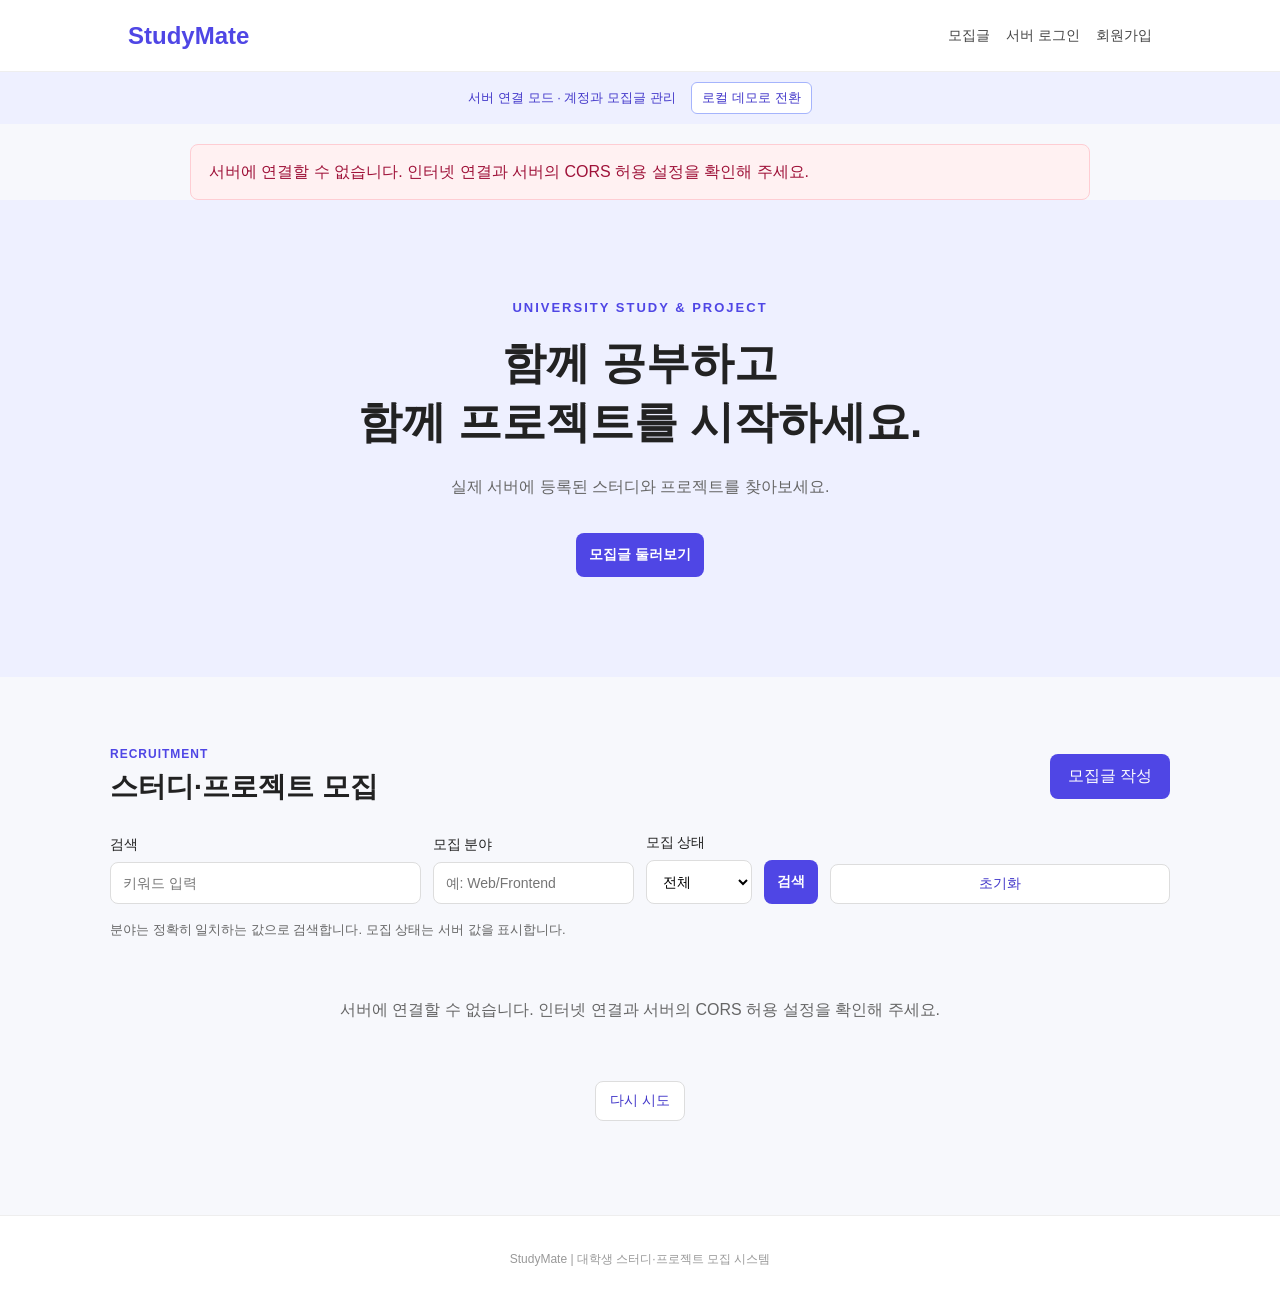
<file: index.html>
<!DOCTYPE html>
<html lang="ko">
<head>
    <meta charset="UTF-8">
    <meta name="viewport" content="width=device-width, initial-scale=1.0">
    <title>StudyMate | StudyMate</title>
    <link rel="stylesheet" href="css/style.css">
    <link rel="stylesheet" href="css/app.css">
    <script src="js/data.js" defer></script>
    <script src="js/server.js" defer></script>
    <script src="js/app.js" defer></script>
</head>
<body data-page="index">
    <a class="skip-link" href="#app">본문 바로가기</a>
    <header class="header" id="site-header"><div class="logo"><a href="index.html">StudyMate</a></div></header>
    <div class="demo-banner">서버 연결 모드 · 화면을 준비하는 중입니다.</div>
    <div class="feedback" id="feedback" role="status" aria-live="polite" hidden></div>
    <main id="app" tabindex="-1"><p class="empty-state">화면을 불러오는 중입니다.</p></main>
    <noscript>StudyMate를 사용하려면 JavaScript를 활성화해 주세요.</noscript>
    <footer><p>StudyMate | 대학생 스터디·프로젝트 모집 시스템</p></footer>
</body>
</html>
</file>
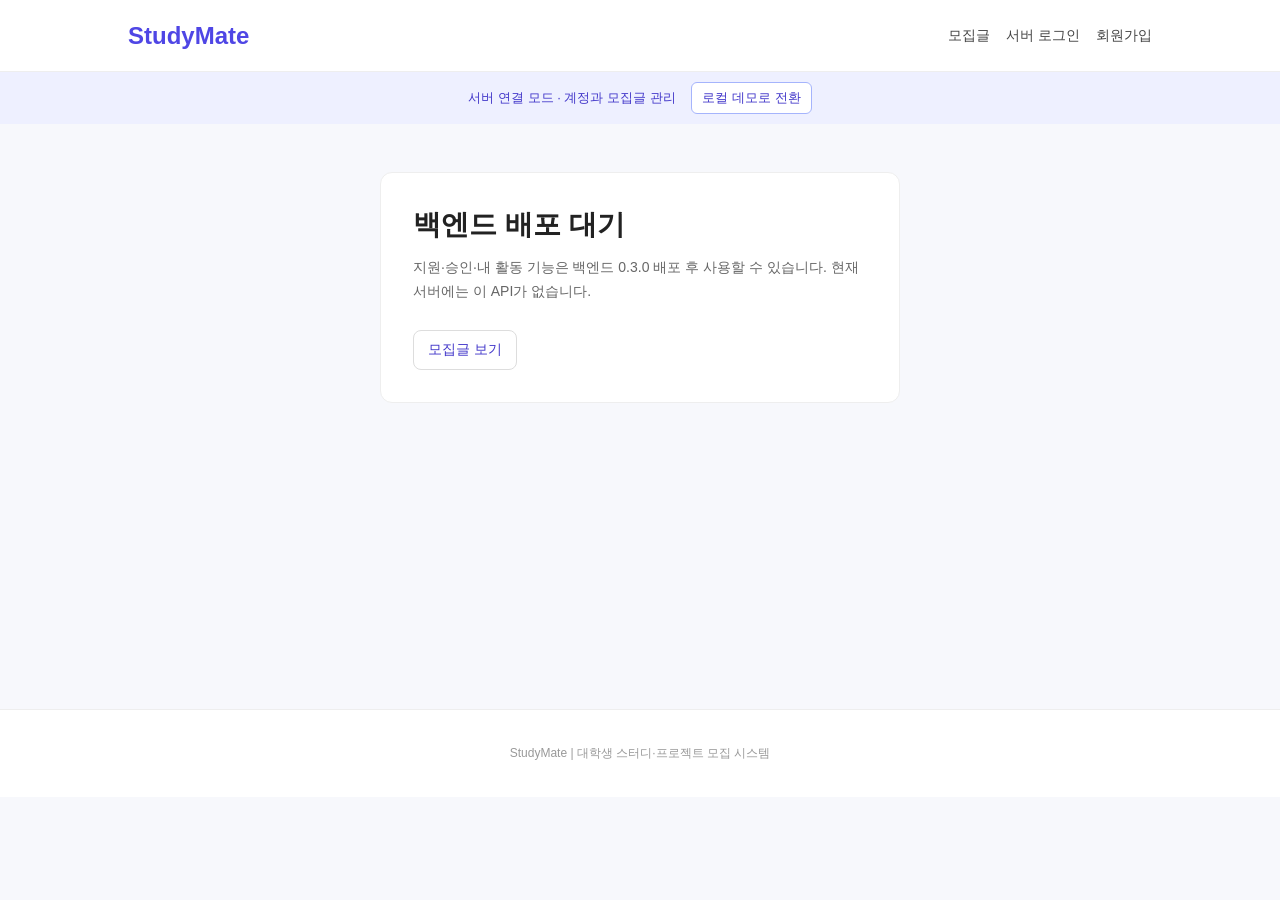
<file: applicants.html>
<!DOCTYPE html>
<html lang="ko">
<head>
    <meta charset="UTF-8">
    <meta name="viewport" content="width=device-width, initial-scale=1.0">
    <title>지원자 관리 | StudyMate</title>
    <link rel="stylesheet" href="css/style.css">
    <link rel="stylesheet" href="css/app.css">
    <script src="js/data.js" defer></script>
    <script src="js/server.js" defer></script>
    <script src="js/app.js" defer></script>
</head>
<body data-page="applicants">
    <a class="skip-link" href="#app">본문 바로가기</a>
    <header class="header" id="site-header"><div class="logo"><a href="index.html">StudyMate</a></div></header>
    <div class="demo-banner">서버 연결 모드 · 화면을 준비하는 중입니다.</div>
    <div class="feedback" id="feedback" role="status" aria-live="polite" hidden></div>
    <main id="app" tabindex="-1"><p class="empty-state">화면을 불러오는 중입니다.</p></main>
    <noscript>StudyMate를 사용하려면 JavaScript를 활성화해 주세요.</noscript>
    <footer><p>StudyMate | 대학생 스터디·프로젝트 모집 시스템</p></footer>
</body>
</html>
</file>
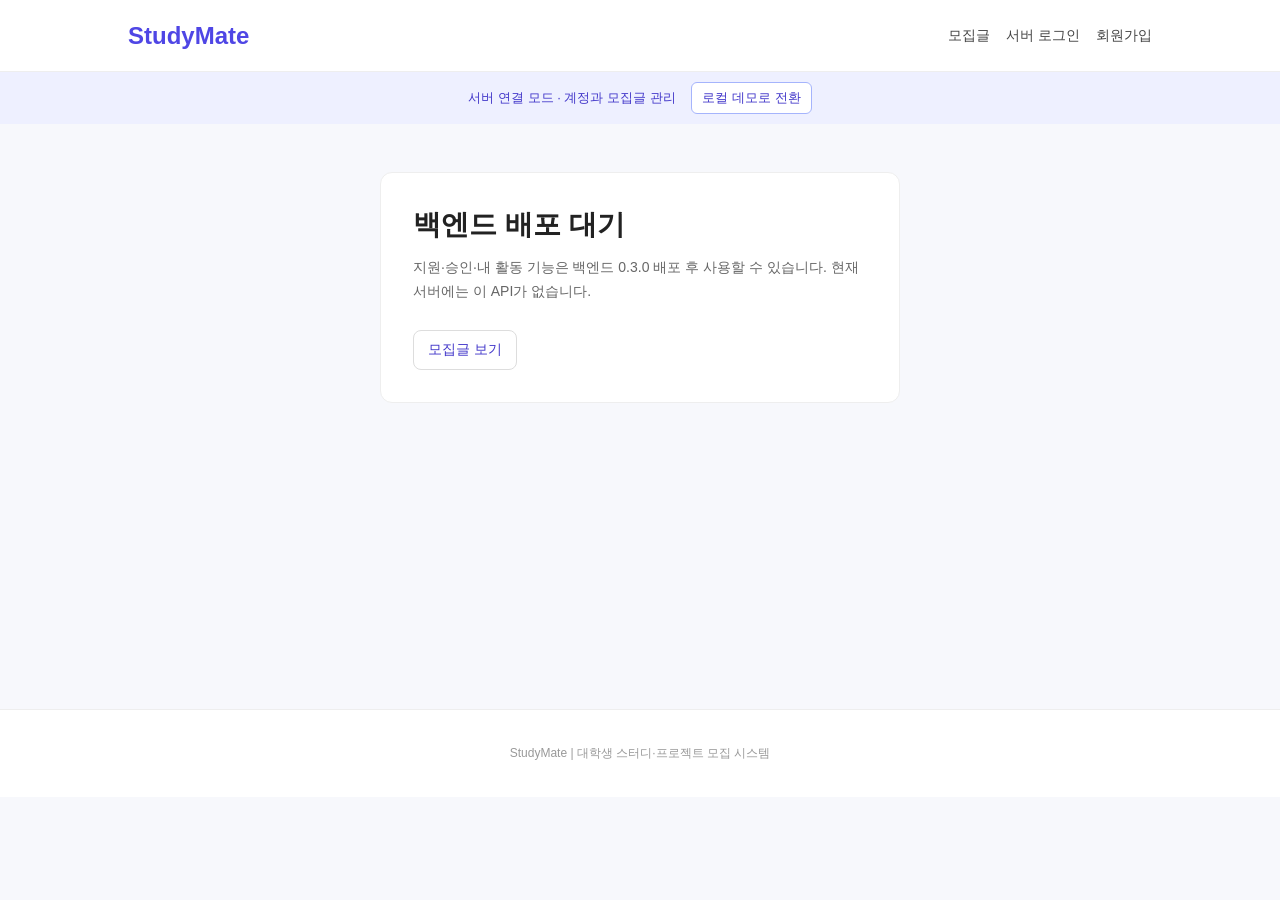
<file: apply.html>
<!DOCTYPE html>
<html lang="ko">
<head>
    <meta charset="UTF-8">
    <meta name="viewport" content="width=device-width, initial-scale=1.0">
    <title>지원하기 | StudyMate</title>
    <link rel="stylesheet" href="css/style.css">
    <link rel="stylesheet" href="css/app.css">
    <script src="js/data.js" defer></script>
    <script src="js/server.js" defer></script>
    <script src="js/app.js" defer></script>
</head>
<body data-page="apply">
    <a class="skip-link" href="#app">본문 바로가기</a>
    <header class="header" id="site-header"><div class="logo"><a href="index.html">StudyMate</a></div></header>
    <div class="demo-banner">서버 연결 모드 · 화면을 준비하는 중입니다.</div>
    <div class="feedback" id="feedback" role="status" aria-live="polite" hidden></div>
    <main id="app" tabindex="-1"><p class="empty-state">화면을 불러오는 중입니다.</p></main>
    <noscript>StudyMate를 사용하려면 JavaScript를 활성화해 주세요.</noscript>
    <footer><p>StudyMate | 대학생 스터디·프로젝트 모집 시스템</p></footer>
</body>
</html>
</file>
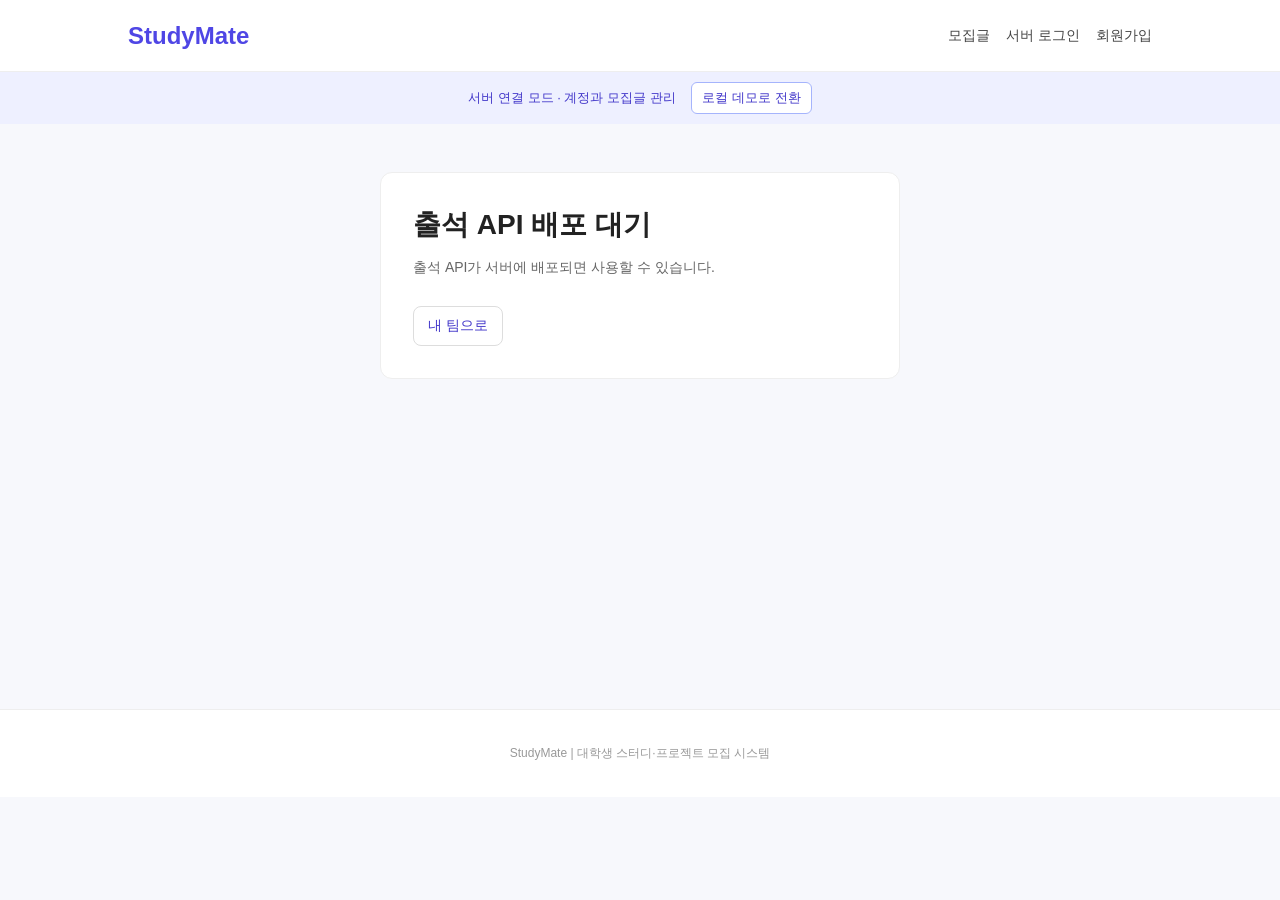
<file: attendance-check.html>
<!DOCTYPE html>
<html lang="ko">
<head>
    <meta charset="UTF-8">
    <meta name="viewport" content="width=device-width, initial-scale=1.0">
    <title>출석 인증 | StudyMate</title>
    <link rel="stylesheet" href="css/style.css">
    <link rel="stylesheet" href="css/app.css">
    <script src="js/data.js" defer></script>
    <script src="js/server.js" defer></script>
    <script src="js/app.js" defer></script>
</head>
<body data-page="attendance-check">
    <a class="skip-link" href="#app">본문 바로가기</a>
    <header class="header" id="site-header"><div class="logo"><a href="index.html">StudyMate</a></div></header>
    <div class="demo-banner">서버 연결 모드 · 화면을 준비하는 중입니다.</div>
    <div class="feedback" id="feedback" role="status" aria-live="polite" hidden></div>
    <main id="app" tabindex="-1"><p class="empty-state">화면을 불러오는 중입니다.</p></main>
    <noscript>StudyMate를 사용하려면 JavaScript를 활성화해 주세요.</noscript>
    <footer><p>StudyMate | 대학생 스터디·프로젝트 모집 시스템</p></footer>
</body>
</html>
</file>
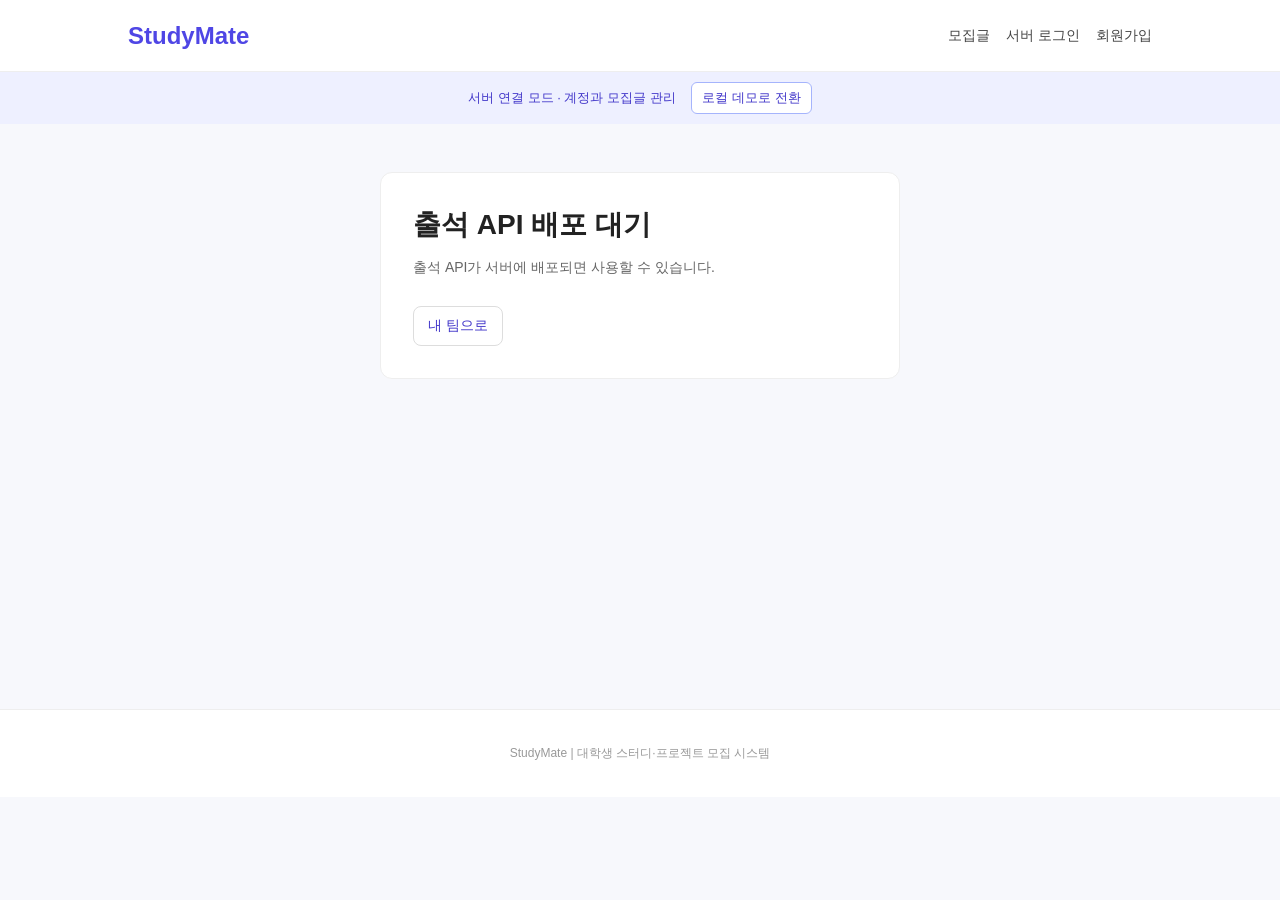
<file: attendance-history.html>
<!DOCTYPE html>
<html lang="ko">
<head>
    <meta charset="UTF-8">
    <meta name="viewport" content="width=device-width, initial-scale=1.0">
    <title>출석 이력 | StudyMate</title>
    <link rel="stylesheet" href="css/style.css">
    <link rel="stylesheet" href="css/app.css">
    <script src="js/data.js" defer></script>
    <script src="js/server.js" defer></script>
    <script src="js/app.js" defer></script>
</head>
<body data-page="attendance-history">
    <a class="skip-link" href="#app">본문 바로가기</a>
    <header class="header" id="site-header"><div class="logo"><a href="index.html">StudyMate</a></div></header>
    <div class="demo-banner">서버 연결 모드 · 화면을 준비하는 중입니다.</div>
    <div class="feedback" id="feedback" role="status" aria-live="polite" hidden></div>
    <main id="app" tabindex="-1"><p class="empty-state">화면을 불러오는 중입니다.</p></main>
    <noscript>StudyMate를 사용하려면 JavaScript를 활성화해 주세요.</noscript>
    <footer><p>StudyMate | 대학생 스터디·프로젝트 모집 시스템</p></footer>
</body>
</html>
</file>
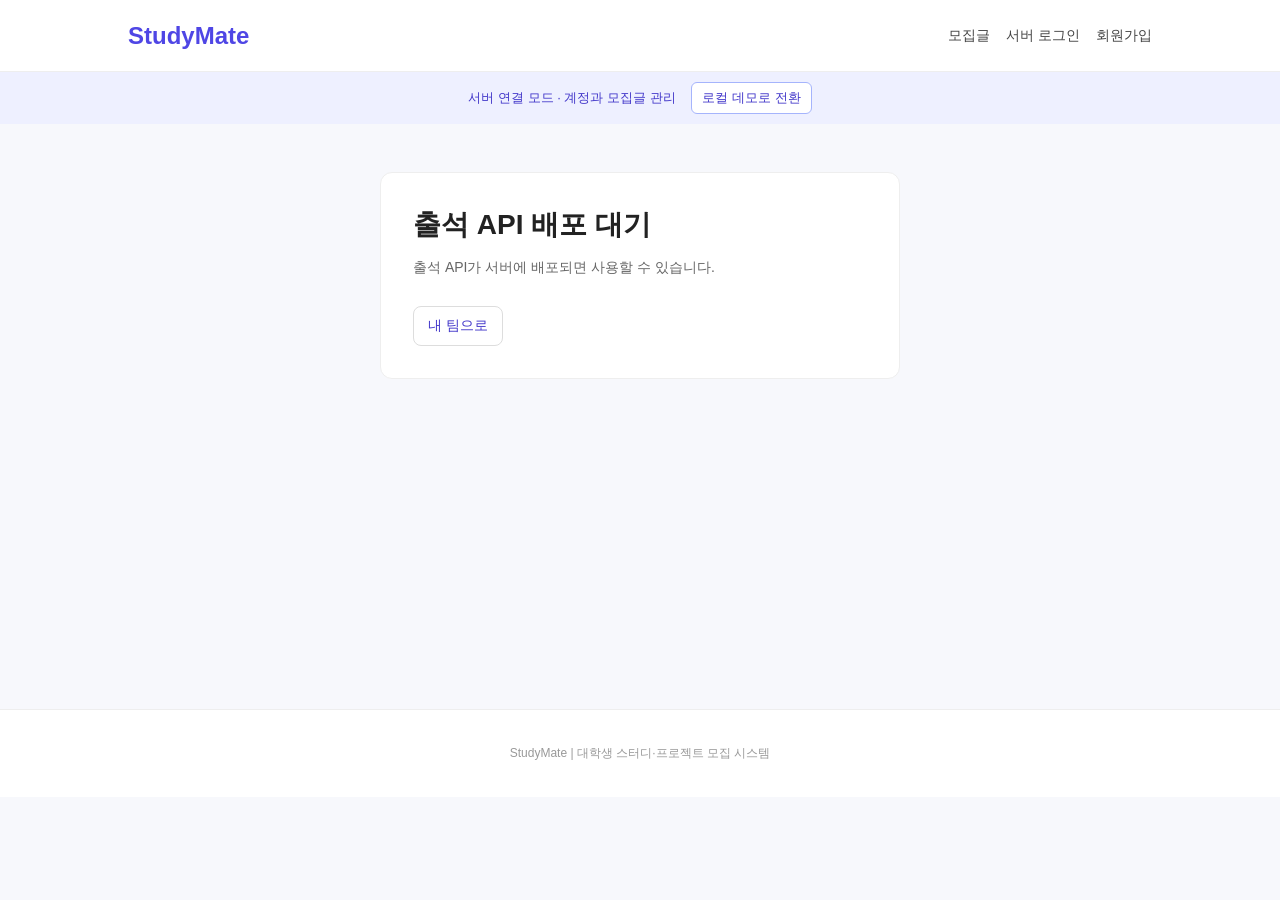
<file: attendance.html>
<!DOCTYPE html>
<html lang="ko">
<head>
    <meta charset="UTF-8">
    <meta name="viewport" content="width=device-width, initial-scale=1.0">
    <title>출석 관리 | StudyMate</title>
    <link rel="stylesheet" href="css/style.css">
    <link rel="stylesheet" href="css/app.css">
    <script src="js/data.js" defer></script>
    <script src="js/server.js" defer></script>
    <script src="js/app.js" defer></script>
</head>
<body data-page="attendance">
    <a class="skip-link" href="#app">본문 바로가기</a>
    <header class="header" id="site-header"><div class="logo"><a href="index.html">StudyMate</a></div></header>
    <div class="demo-banner">서버 연결 모드 · 화면을 준비하는 중입니다.</div>
    <div class="feedback" id="feedback" role="status" aria-live="polite" hidden></div>
    <main id="app" tabindex="-1"><p class="empty-state">화면을 불러오는 중입니다.</p></main>
    <noscript>StudyMate를 사용하려면 JavaScript를 활성화해 주세요.</noscript>
    <footer><p>StudyMate | 대학생 스터디·프로젝트 모집 시스템</p></footer>
</body>
</html>
</file>
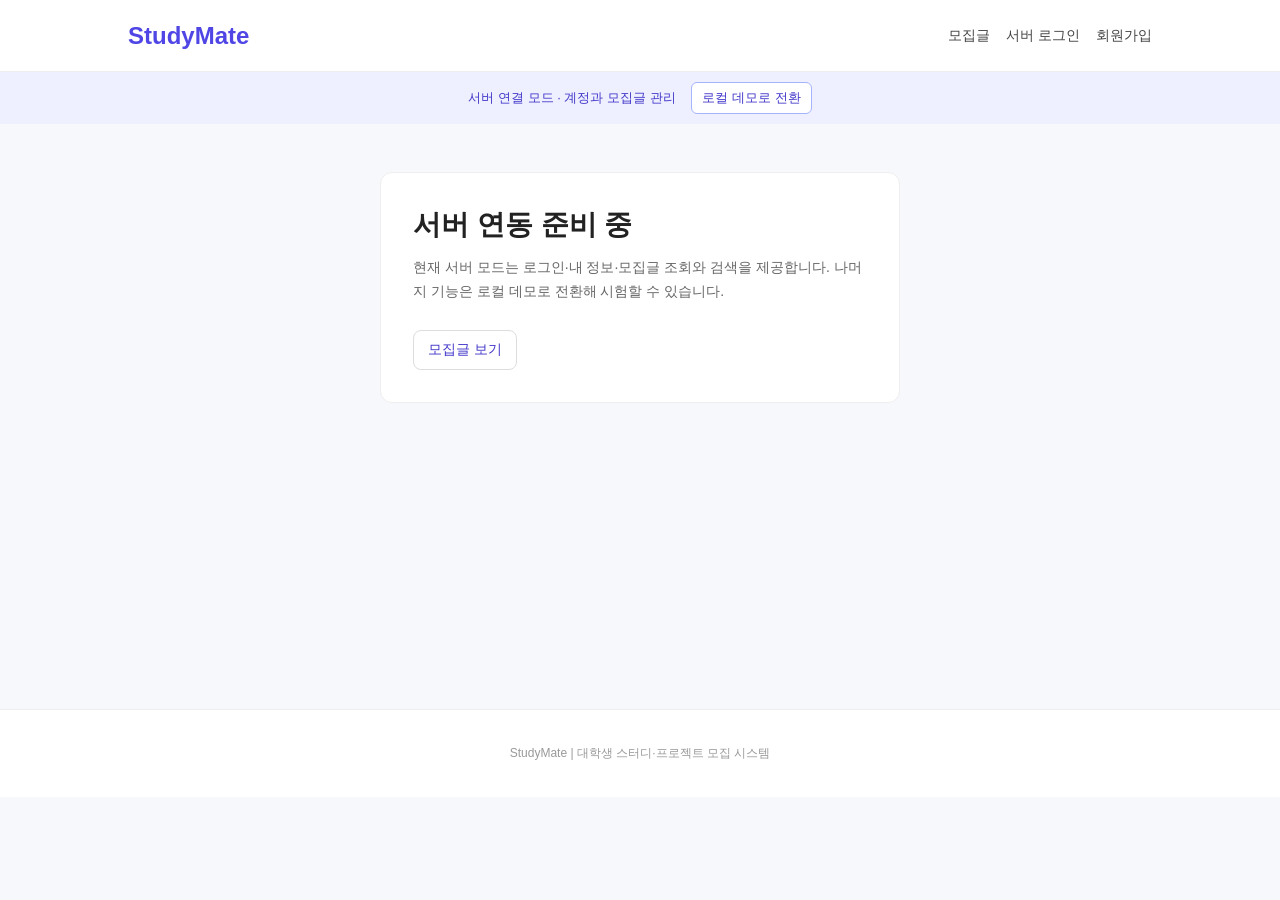
<file: lcd-simulator.html>
<!DOCTYPE html>
<html lang="ko">
<head>
    <meta charset="UTF-8">
    <meta name="viewport" content="width=device-width, initial-scale=1.0">
    <title>LCD 시뮬레이터 | StudyMate</title>
    <link rel="stylesheet" href="css/style.css">
    <link rel="stylesheet" href="css/app.css">
    <script src="js/data.js" defer></script>
    <script src="js/server.js" defer></script>
    <script src="js/app.js" defer></script>
</head>
<body data-page="lcd-simulator">
    <a class="skip-link" href="#app">본문 바로가기</a>
    <header class="header" id="site-header"><div class="logo"><a href="index.html">StudyMate</a></div></header>
    <div class="demo-banner">서버 연결 모드 · 화면을 준비하는 중입니다.</div>
    <div class="feedback" id="feedback" role="status" aria-live="polite" hidden></div>
    <main id="app" tabindex="-1"><p class="empty-state">화면을 불러오는 중입니다.</p></main>
    <noscript>StudyMate를 사용하려면 JavaScript를 활성화해 주세요.</noscript>
    <footer><p>StudyMate | 대학생 스터디·프로젝트 모집 시스템</p></footer>
</body>
</html>
</file>
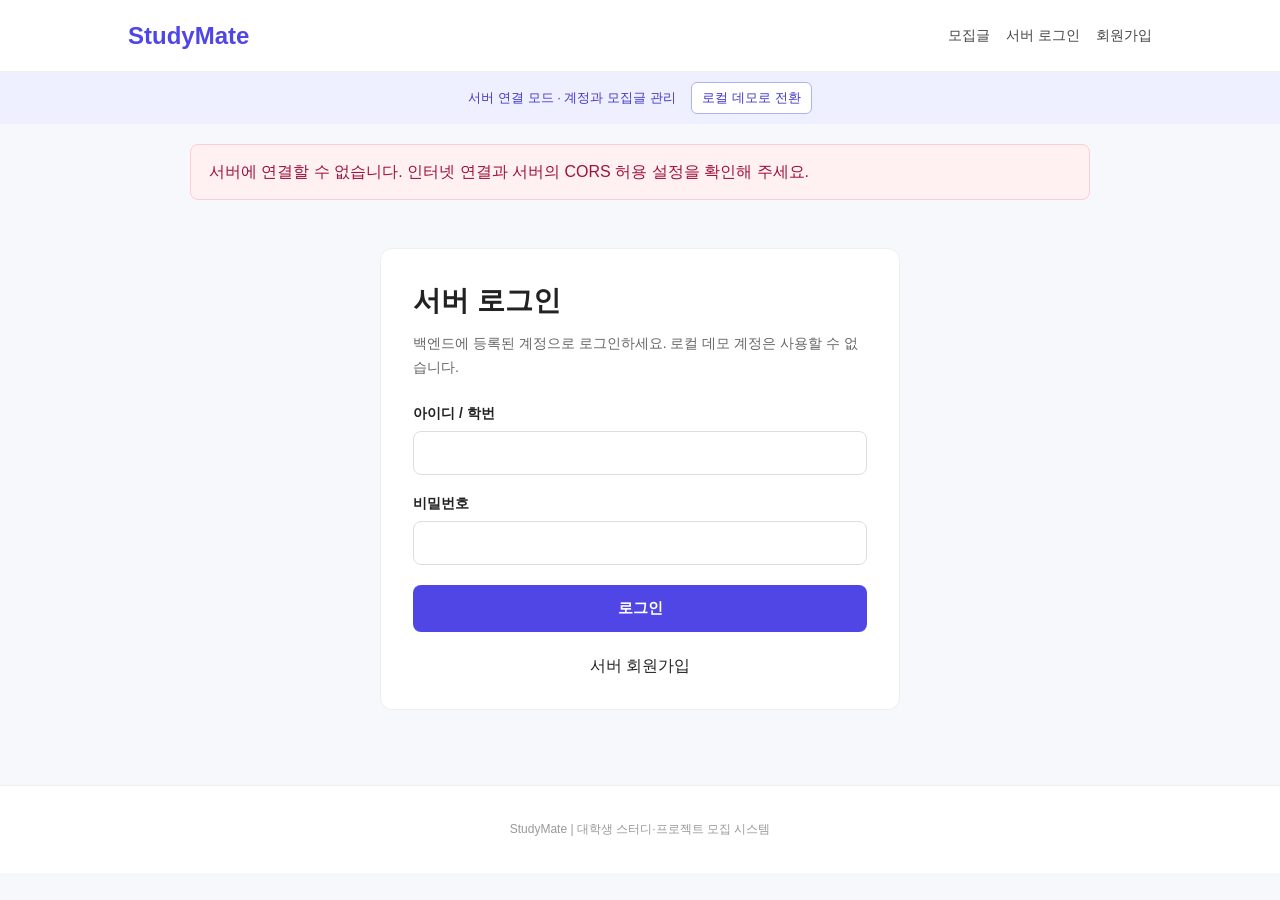
<file: login.html>
<!DOCTYPE html>
<html lang="ko">
<head>
    <meta charset="UTF-8">
    <meta name="viewport" content="width=device-width, initial-scale=1.0">
    <title>로그인 | StudyMate</title>
    <link rel="stylesheet" href="css/style.css">
    <link rel="stylesheet" href="css/app.css">
    <script src="js/data.js" defer></script>
    <script src="js/server.js" defer></script>
    <script src="js/app.js" defer></script>
</head>
<body data-page="login">
    <a class="skip-link" href="#app">본문 바로가기</a>
    <header class="header" id="site-header"><div class="logo"><a href="index.html">StudyMate</a></div></header>
    <div class="demo-banner">서버 연결 모드 · 화면을 준비하는 중입니다.</div>
    <div class="feedback" id="feedback" role="status" aria-live="polite" hidden></div>
    <main id="app" tabindex="-1"><p class="empty-state">화면을 불러오는 중입니다.</p></main>
    <noscript>StudyMate를 사용하려면 JavaScript를 활성화해 주세요.</noscript>
    <footer><p>StudyMate | 대학생 스터디·프로젝트 모집 시스템</p></footer>
</body>
</html>
</file>
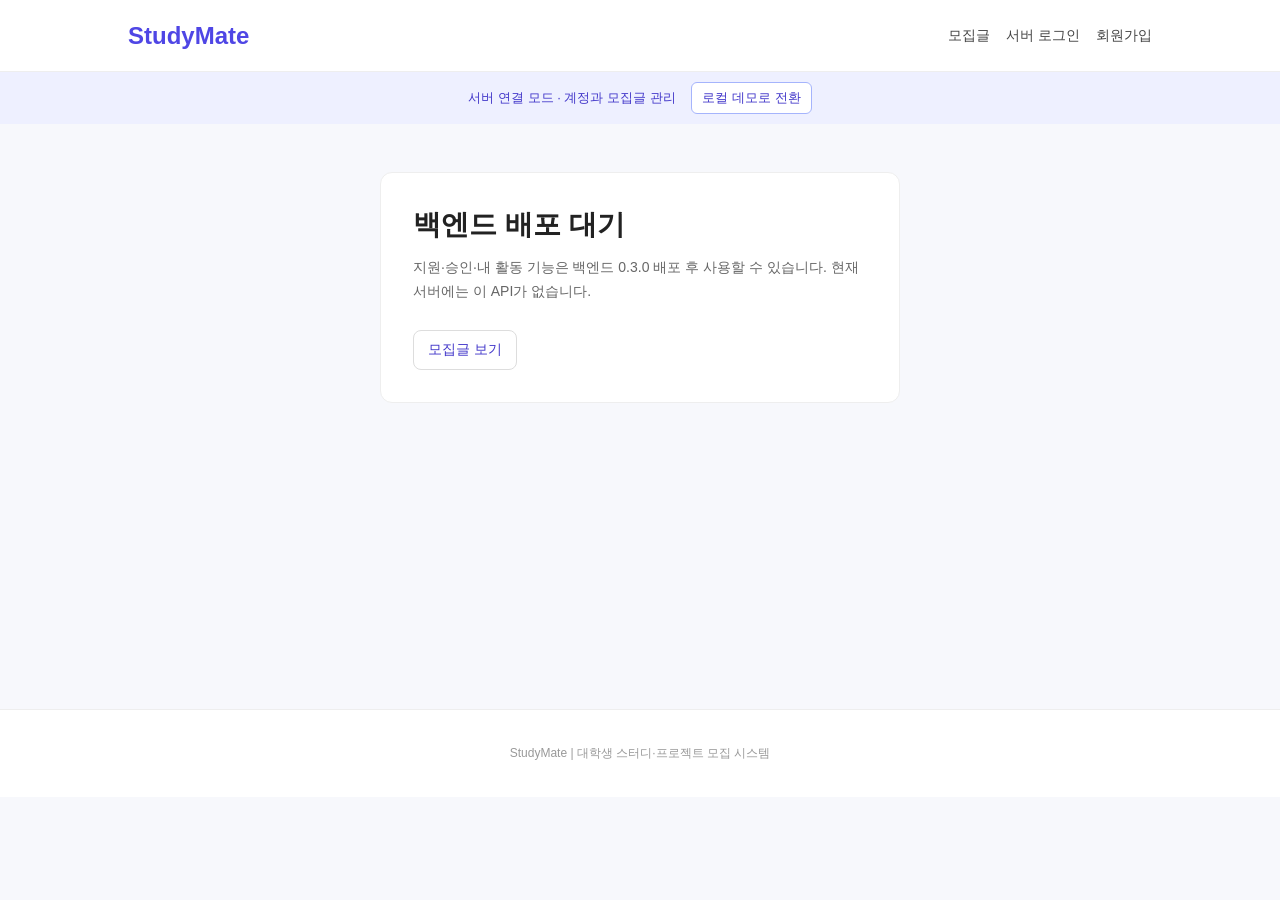
<file: my-applications.html>
<!DOCTYPE html>
<html lang="ko">
<head>
    <meta charset="UTF-8">
    <meta name="viewport" content="width=device-width, initial-scale=1.0">
    <title>내 지원 현황 | StudyMate</title>
    <link rel="stylesheet" href="css/style.css">
    <link rel="stylesheet" href="css/app.css">
    <script src="js/data.js" defer></script>
    <script src="js/server.js" defer></script>
    <script src="js/app.js" defer></script>
</head>
<body data-page="my-applications">
    <a class="skip-link" href="#app">본문 바로가기</a>
    <header class="header" id="site-header"><div class="logo"><a href="index.html">StudyMate</a></div></header>
    <div class="demo-banner">서버 연결 모드 · 화면을 준비하는 중입니다.</div>
    <div class="feedback" id="feedback" role="status" aria-live="polite" hidden></div>
    <main id="app" tabindex="-1"><p class="empty-state">화면을 불러오는 중입니다.</p></main>
    <noscript>StudyMate를 사용하려면 JavaScript를 활성화해 주세요.</noscript>
    <footer><p>StudyMate | 대학생 스터디·프로젝트 모집 시스템</p></footer>
</body>
</html>
</file>
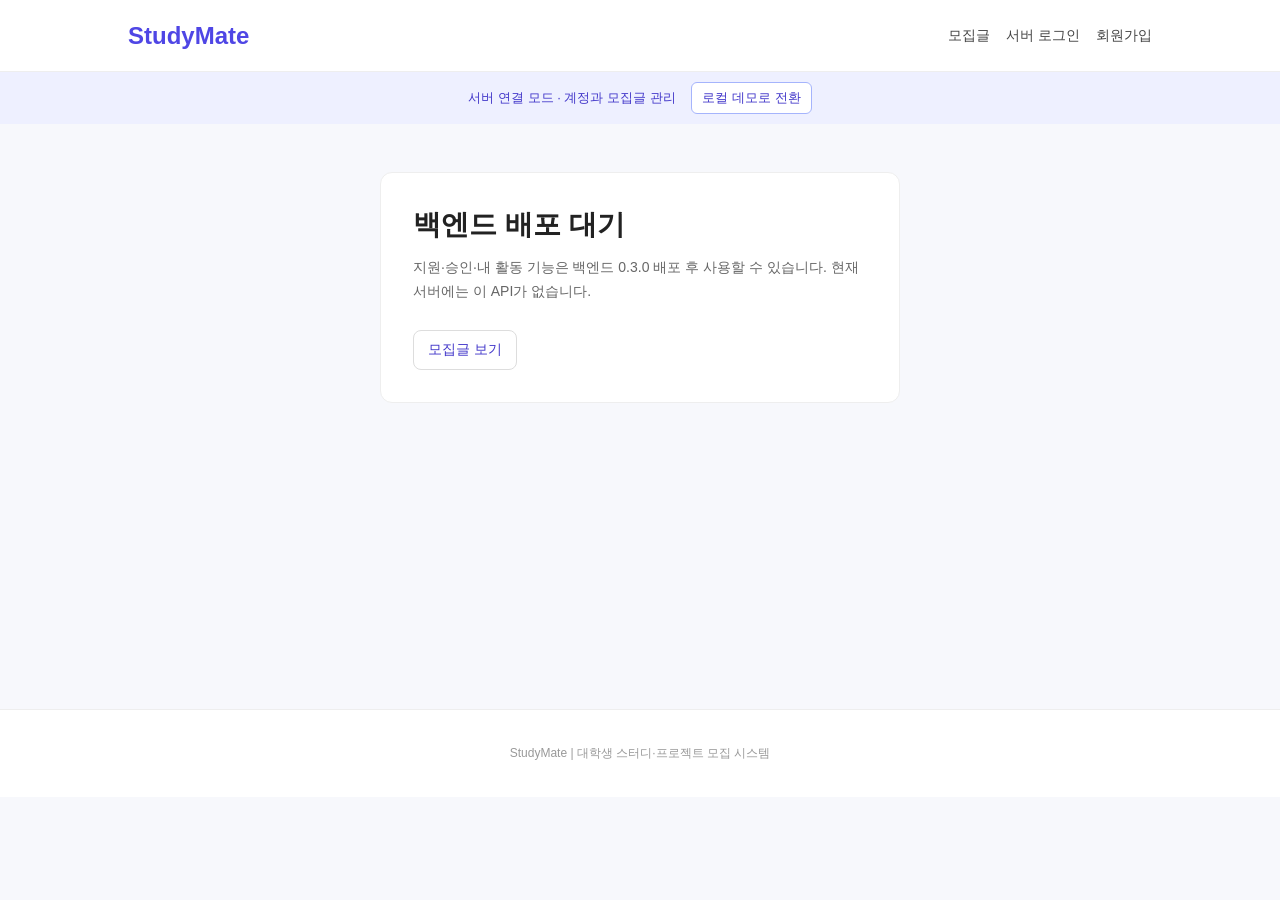
<file: my-teams.html>
<!DOCTYPE html>
<html lang="ko">
<head>
    <meta charset="UTF-8">
    <meta name="viewport" content="width=device-width, initial-scale=1.0">
    <title>내 팀 | StudyMate</title>
    <link rel="stylesheet" href="css/style.css">
    <link rel="stylesheet" href="css/app.css">
    <script src="js/data.js" defer></script>
    <script src="js/server.js" defer></script>
    <script src="js/app.js" defer></script>
</head>
<body data-page="my-teams">
    <a class="skip-link" href="#app">본문 바로가기</a>
    <header class="header" id="site-header"><div class="logo"><a href="index.html">StudyMate</a></div></header>
    <div class="demo-banner">서버 연결 모드 · 화면을 준비하는 중입니다.</div>
    <div class="feedback" id="feedback" role="status" aria-live="polite" hidden></div>
    <main id="app" tabindex="-1"><p class="empty-state">화면을 불러오는 중입니다.</p></main>
    <noscript>StudyMate를 사용하려면 JavaScript를 활성화해 주세요.</noscript>
    <footer><p>StudyMate | 대학생 스터디·프로젝트 모집 시스템</p></footer>
</body>
</html>
</file>
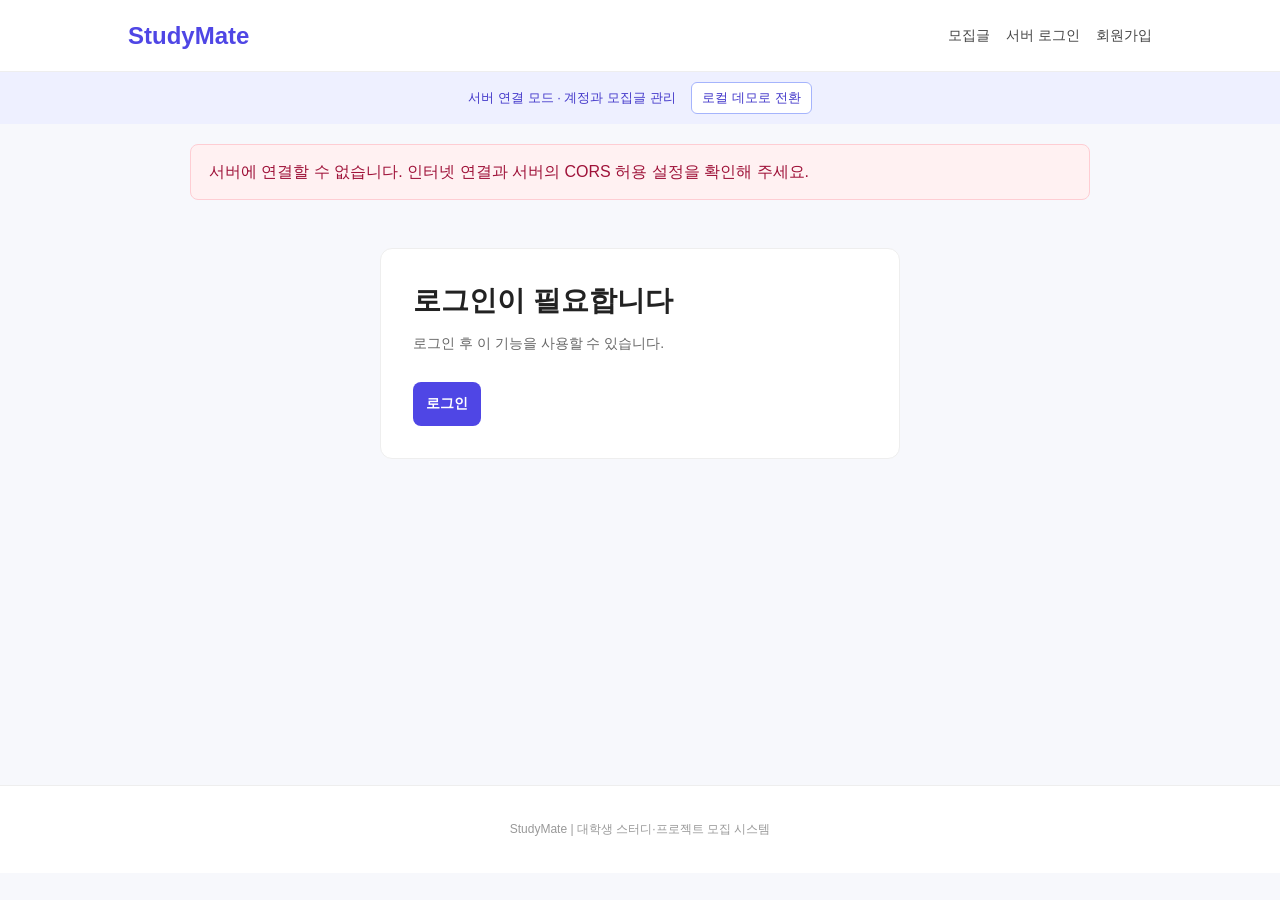
<file: profile.html>
<!DOCTYPE html>
<html lang="ko">
<head>
    <meta charset="UTF-8">
    <meta name="viewport" content="width=device-width, initial-scale=1.0">
    <title>내 정보 | StudyMate</title>
    <link rel="stylesheet" href="css/style.css">
    <link rel="stylesheet" href="css/app.css">
    <script src="js/data.js" defer></script>
    <script src="js/server.js" defer></script>
    <script src="js/app.js" defer></script>
</head>
<body data-page="profile">
    <a class="skip-link" href="#app">본문 바로가기</a>
    <header class="header" id="site-header"><div class="logo"><a href="index.html">StudyMate</a></div></header>
    <div class="demo-banner">서버 연결 모드 · 화면을 준비하는 중입니다.</div>
    <div class="feedback" id="feedback" role="status" aria-live="polite" hidden></div>
    <main id="app" tabindex="-1"><p class="empty-state">화면을 불러오는 중입니다.</p></main>
    <noscript>StudyMate를 사용하려면 JavaScript를 활성화해 주세요.</noscript>
    <footer><p>StudyMate | 대학생 스터디·프로젝트 모집 시스템</p></footer>
</body>
</html>
</file>
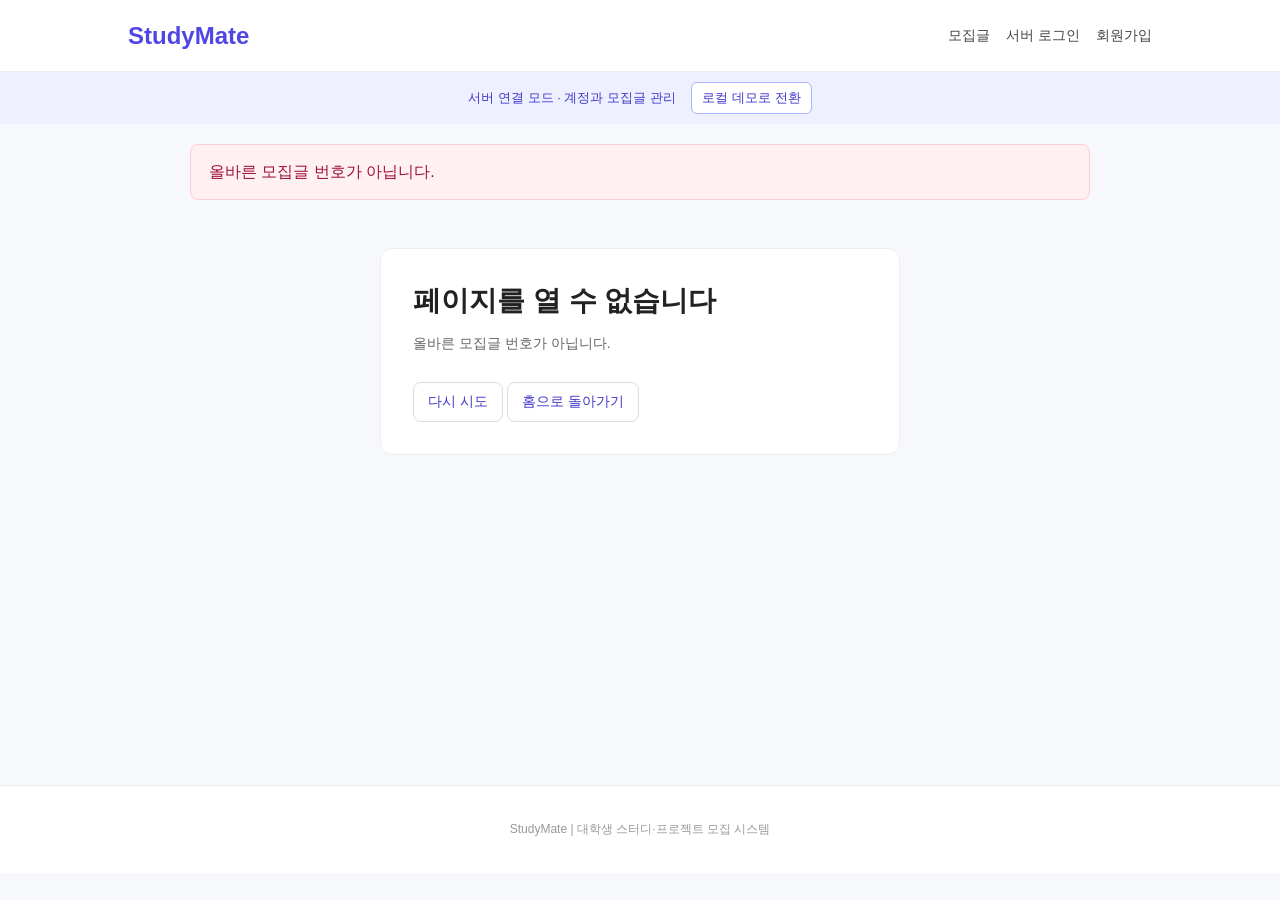
<file: recruit-detail.html>
<!DOCTYPE html>
<html lang="ko">
<head>
    <meta charset="UTF-8">
    <meta name="viewport" content="width=device-width, initial-scale=1.0">
    <title>모집글 상세 | StudyMate</title>
    <link rel="stylesheet" href="css/style.css">
    <link rel="stylesheet" href="css/app.css">
    <script src="js/data.js" defer></script>
    <script src="js/server.js" defer></script>
    <script src="js/app.js" defer></script>
</head>
<body data-page="recruit-detail">
    <a class="skip-link" href="#app">본문 바로가기</a>
    <header class="header" id="site-header"><div class="logo"><a href="index.html">StudyMate</a></div></header>
    <div class="demo-banner">서버 연결 모드 · 화면을 준비하는 중입니다.</div>
    <div class="feedback" id="feedback" role="status" aria-live="polite" hidden></div>
    <main id="app" tabindex="-1"><p class="empty-state">화면을 불러오는 중입니다.</p></main>
    <noscript>StudyMate를 사용하려면 JavaScript를 활성화해 주세요.</noscript>
    <footer><p>StudyMate | 대학생 스터디·프로젝트 모집 시스템</p></footer>
</body>
</html>
</file>
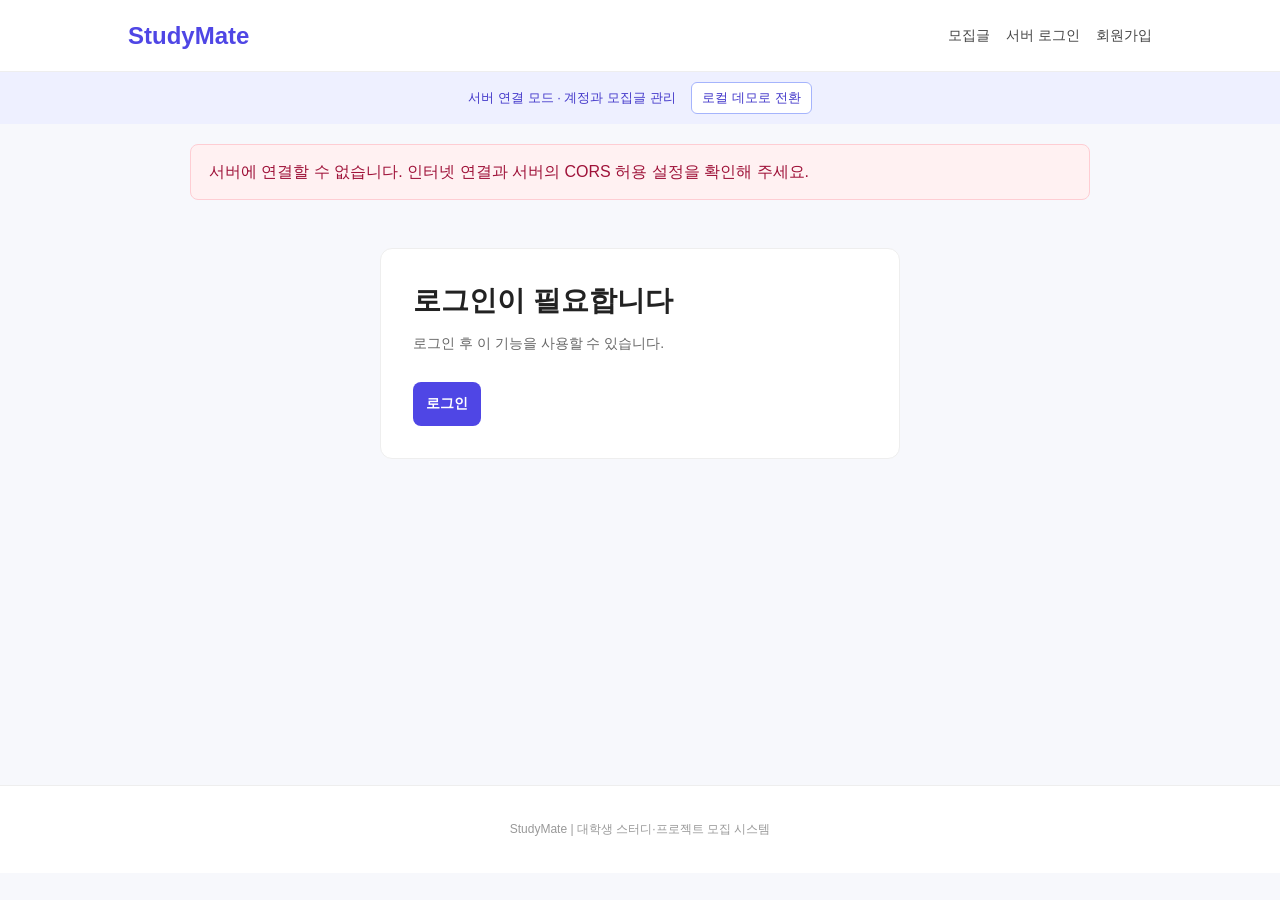
<file: recruit-write.html>
<!DOCTYPE html>
<html lang="ko">
<head>
    <meta charset="UTF-8">
    <meta name="viewport" content="width=device-width, initial-scale=1.0">
    <title>모집글 작성·수정 | StudyMate</title>
    <link rel="stylesheet" href="css/style.css">
    <link rel="stylesheet" href="css/app.css">
    <script src="js/data.js" defer></script>
    <script src="js/server.js" defer></script>
    <script src="js/app.js" defer></script>
</head>
<body data-page="recruit-write">
    <a class="skip-link" href="#app">본문 바로가기</a>
    <header class="header" id="site-header"><div class="logo"><a href="index.html">StudyMate</a></div></header>
    <div class="demo-banner">서버 연결 모드 · 화면을 준비하는 중입니다.</div>
    <div class="feedback" id="feedback" role="status" aria-live="polite" hidden></div>
    <main id="app" tabindex="-1"><p class="empty-state">화면을 불러오는 중입니다.</p></main>
    <noscript>StudyMate를 사용하려면 JavaScript를 활성화해 주세요.</noscript>
    <footer><p>StudyMate | 대학생 스터디·프로젝트 모집 시스템</p></footer>
</body>
</html>
</file>
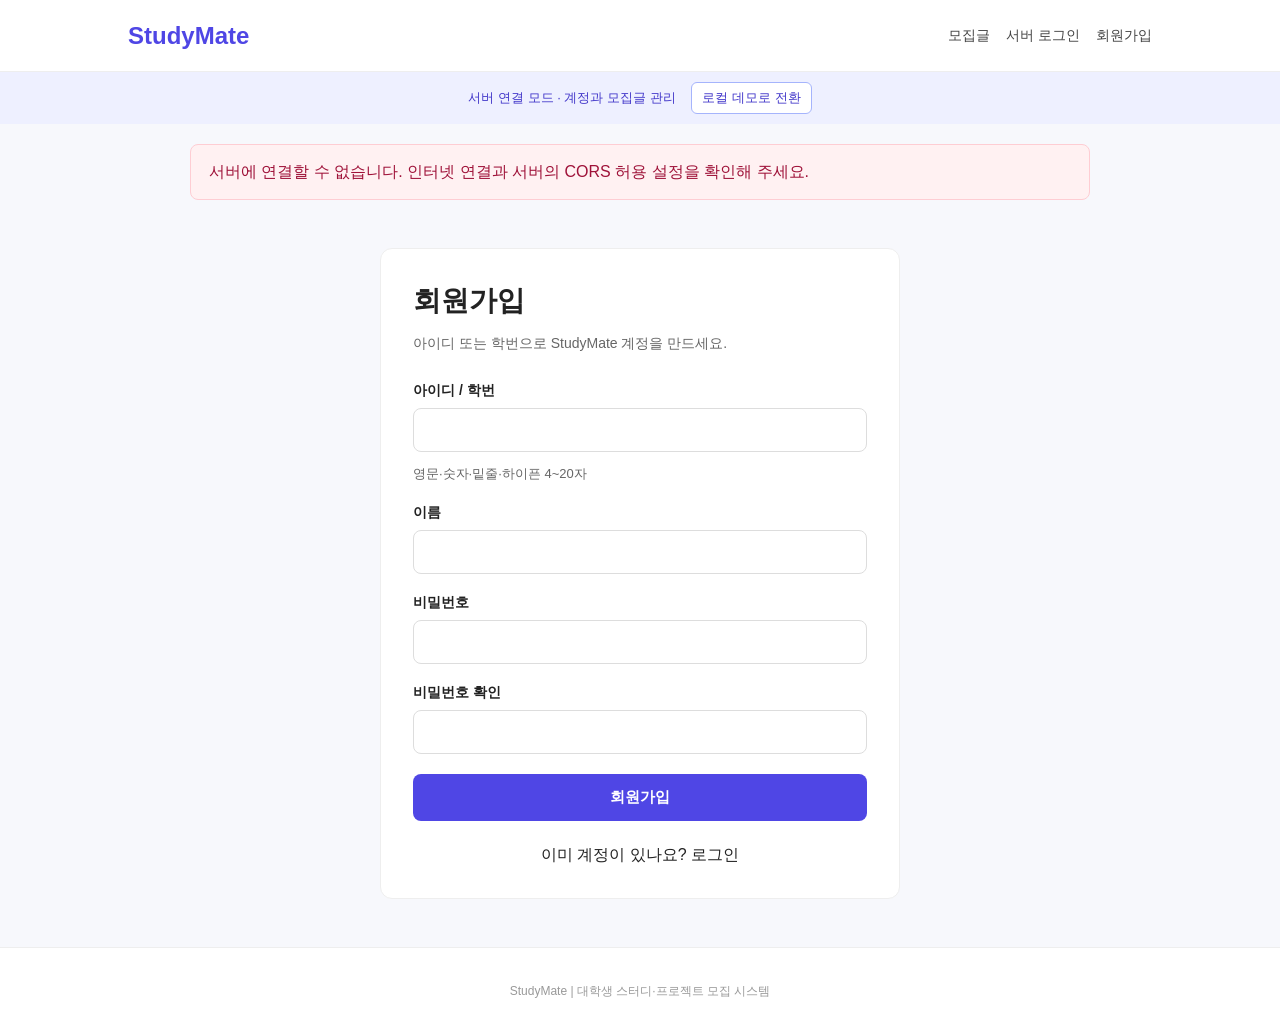
<file: signup.html>
<!DOCTYPE html>
<html lang="ko">
<head>
    <meta charset="UTF-8">
    <meta name="viewport" content="width=device-width, initial-scale=1.0">
    <title>회원가입 | StudyMate</title>
    <link rel="stylesheet" href="css/style.css">
    <link rel="stylesheet" href="css/app.css">
    <script src="js/data.js" defer></script>
    <script src="js/server.js" defer></script>
    <script src="js/app.js" defer></script>
</head>
<body data-page="signup">
    <a class="skip-link" href="#app">본문 바로가기</a>
    <header class="header" id="site-header"><div class="logo"><a href="index.html">StudyMate</a></div></header>
    <div class="demo-banner">서버 연결 모드 · 화면을 준비하는 중입니다.</div>
    <div class="feedback" id="feedback" role="status" aria-live="polite" hidden></div>
    <main id="app" tabindex="-1"><p class="empty-state">화면을 불러오는 중입니다.</p></main>
    <noscript>StudyMate를 사용하려면 JavaScript를 활성화해 주세요.</noscript>
    <footer><p>StudyMate | 대학생 스터디·프로젝트 모집 시스템</p></footer>
</body>
</html>
</file>
<file: css/style.css>
* {
    margin: 0;
    padding: 0;
    box-sizing: border-box;
}

body {
    font-family: Arial, "Malgun Gothic", sans-serif;
    background-color: #f7f8fc;
    color: #222;
}

a {
    text-decoration: none;
    color: inherit;
}


/* =========================
   Header
========================= */

.header {
    height: 72px;
    padding: 0 10%;

    background-color: white;

    display: flex;
    justify-content: space-between;
    align-items: center;

    border-bottom: 1px solid #eeeeee;
}

.logo {
    font-size: 24px;
    font-weight: bold;
    color: #4f46e5;
}

.logo a {
    color: #4f46e5;
}

nav {
    display: flex;
    align-items: center;
    gap: 28px;
}

nav a {
    font-size: 14px;
    color: #444;
}

nav a:hover {
    color: #4f46e5;
}

.signup-button {
    background-color: #4f46e5;
    color: white !important;

    padding: 10px 17px;

    border-radius: 8px;
}

.signup-button:hover {
    background-color: #4338ca;
}


/* =========================
   Main Hero
========================= */

.hero {
    background-color: #eef0ff;

    padding: 100px 20px;

    text-align: center;
}

.hero-content {
    max-width: 800px;
    margin: 0 auto;
}

.hero-small {
    color: #4f46e5;

    font-size: 13px;
    font-weight: bold;

    letter-spacing: 2px;

    margin-bottom: 18px;
}

.hero h1 {
    font-size: 44px;
    line-height: 1.35;

    margin-bottom: 22px;
}

.hero-description {
    color: #666;

    font-size: 16px;
    line-height: 1.7;

    margin-bottom: 32px;
}

.main-button {
    display: inline-block;

    background-color: #4f46e5;
    color: white;

    padding: 14px 25px;

    border-radius: 8px;

    font-size: 14px;
    font-weight: bold;
}

.main-button:hover {
    background-color: #4338ca;
}


/* =========================
   Recruitment Section
========================= */

.recruitment-section {
    max-width: 1100px;

    margin: 70px auto;

    padding: 0 20px;
}

.section-title {
    display: flex;

    justify-content: space-between;
    align-items: center;

    margin-bottom: 28px;
}

.section-small {
    color: #4f46e5;

    font-size: 12px;
    font-weight: bold;

    letter-spacing: 1px;

    margin-bottom: 7px;
}

.section-title h2 {
    font-size: 28px;
}

.write-button {
    border: none;

    background-color: #4f46e5;
    color: white;

    padding: 12px 18px;

    border-radius: 8px;

    cursor: pointer;
}

.write-button:hover {
    background-color: #4338ca;
}


/* =========================
   Recruitment Cards
========================= */

.recruitment-list {
    display: grid;

    grid-template-columns: repeat(3, 1fr);

    gap: 20px;
}

.recruitment-card {
    display: block;

    background-color: white;

    border: 1px solid #eeeeee;
    border-radius: 12px;

    padding: 24px;

    color: #222;
    text-decoration: none;

    transition: 0.2s;
}

.recruitment-card:hover {
    transform: translateY(-4px);

    box-shadow: 0 8px 20px rgba(0, 0, 0, 0.06);
}

.card-top {
    display: flex;

    justify-content: space-between;
    align-items: center;

    margin-bottom: 18px;
}

.category {
    background-color: #eef0ff;
    color: #4f46e5;

    padding: 6px 10px;

    border-radius: 6px;

    font-size: 12px;
    font-weight: bold;
}

.status {
    color: #16a34a;

    font-size: 12px;
    font-weight: bold;
}

.recruitment-card h3 {
    font-size: 18px;

    margin-bottom: 12px;
}

.recruitment-card p {
    color: #666;

    font-size: 14px;
    line-height: 1.6;

    min-height: 68px;
}

.card-info {
    display: flex;

    justify-content: space-between;

    border-top: 1px solid #eeeeee;

    margin-top: 20px;
    padding-top: 15px;

    color: #777;

    font-size: 12px;
}


/* =========================
   Login / Signup
========================= */

.login-page {
    min-height: 650px;

    display: flex;
    justify-content: center;
    align-items: center;

    padding: 60px 20px;
}

.login-box {
    width: 100%;
    max-width: 420px;

    background-color: white;

    border: 1px solid #eeeeee;
    border-radius: 12px;

    padding: 40px;
}

.login-box h1 {
    font-size: 28px;

    margin-bottom: 10px;
}

.login-description {
    color: #888;

    font-size: 14px;

    margin-bottom: 30px;
}

.form-group {
    margin-bottom: 20px;
}

.form-group label {
    display: block;

    font-size: 14px;
    font-weight: bold;

    margin-bottom: 8px;
}

.form-group input {
    width: 100%;

    padding: 13px;

    border: 1px solid #ddd;
    border-radius: 8px;

    font-size: 14px;

    outline: none;
}

.form-group input:focus {
    border-color: #4f46e5;
}

.login-button {
    width: 100%;

    border: none;

    background-color: #4f46e5;
    color: white;

    padding: 14px;

    border-radius: 8px;

    font-size: 15px;
    font-weight: bold;

    cursor: pointer;
}

.login-button:hover {
    background-color: #4338ca;
}

.signup-link {
    text-align: center;

    margin-top: 25px;

    color: #888;

    font-size: 13px;
}

.signup-link a {
    color: #4f46e5;

    font-weight: bold;
}


/* =========================
   Recruitment Detail
========================= */

.detail-page {
    min-height: 700px;

    padding: 60px 20px;
}

.detail-container {
    max-width: 850px;

    margin: 0 auto;

    background-color: white;

    border: 1px solid #eeeeee;
    border-radius: 12px;

    padding: 40px;
}

.detail-top {
    display: flex;

    justify-content: space-between;
    align-items: center;

    margin-bottom: 20px;
}

.detail-title {
    font-size: 32px;

    margin-bottom: 12px;
}

.detail-author {
    color: #888;

    font-size: 13px;

    margin-bottom: 25px;
}

.detail-container hr {
    border: none;

    border-top: 1px solid #eeeeee;

    margin-bottom: 35px;
}

.detail-content h2 {
    font-size: 19px;

    margin-top: 30px;
    margin-bottom: 12px;
}

.detail-content p {
    color: #555;

    font-size: 15px;

    line-height: 1.8;

    margin-bottom: 10px;
}

.recruit-info {
    display: grid;

    grid-template-columns: repeat(3, 1fr);

    gap: 15px;

    margin-top: 40px;
}

.info-item {
    background-color: #f7f8fc;

    padding: 20px;

    border-radius: 8px;

    text-align: center;
}

.info-item span {
    display: block;

    color: #888;

    font-size: 12px;

    margin-bottom: 8px;
}

.info-item strong {
    font-size: 15px;
}

.detail-button-area {
    display: flex;

    gap: 10px;

    margin-top: 30px;
}

.apply-button {
    flex: 1;

    border: none;

    background-color: #4f46e5;
    color: white;

    padding: 15px;

    border-radius: 8px;

    font-size: 15px;
    font-weight: bold;

    cursor: pointer;
}

.apply-button:hover {
    background-color: #4338ca;
}

.back-button {
    padding: 15px 25px;

    border: 1px solid #ddd;

    border-radius: 8px;

    color: #555;

    font-size: 14px;
}

.back-button:hover {
    background-color: #f5f5f5;
}


/* =========================
   Footer
========================= */

footer {
    text-align: center;

    padding: 35px;

    background-color: white;

    color: #999;

    font-size: 12px;

    border-top: 1px solid #eeeeee;
}


/* =========================
   Mobile
========================= */

@media (max-width: 768px) {

    .header {
        padding: 0 20px;
    }

    nav {
        gap: 12px;
    }

    .hero h1 {
        font-size: 32px;
    }

    .recruitment-list {
        grid-template-columns: 1fr;
    }

    .detail-container {
        padding: 25px;
    }

    .detail-title {
        font-size: 26px;
    }

    .recruit-info {
        grid-template-columns: 1fr;
    }

    .detail-button-area {
        flex-direction: column;
    }

}

/* =========================
   Select / Textarea
========================= */

.form-group select {
    width: 100%;

    padding: 13px;

    border: 1px solid #ddd;
    border-radius: 8px;

    font-size: 14px;

    background-color: white;

    outline: none;

    cursor: pointer;
}

.form-group select:focus {
    border-color: #4f46e5;
}

.form-group textarea {
    width: 100%;

    min-height: 160px;

    padding: 13px;

    border: 1px solid #ddd;
    border-radius: 8px;

    font-size: 14px;
    font-family: Arial, "Malgun Gothic", sans-serif;

    resize: vertical;

    outline: none;
}

.form-group textarea:focus {
    border-color: #4f46e5;
}

/* =========================
   Recruitment Manage
========================= */

.manage-button-area {
    display: none;

    gap: 10px;

    margin-top: 15px;
}

.edit-button,
.delete-button {
    flex: 1;

    padding: 12px;

    border-radius: 8px;

    font-size: 14px;

    cursor: pointer;
}

.edit-button {
    border: 1px solid #4f46e5;

    background-color: white;

    color: #4f46e5;
}

.edit-button:hover {
    background-color: #eef0ff;
}

.delete-button {
    border: 1px solid #ddd;

    background-color: white;

    color: #e11d48;
}

.delete-button:hover {
    background-color: #fff1f2;
}

/* =========================
   Applicant Management
========================= */

.applicant-list {
    display: flex;

    flex-direction: column;

    gap: 15px;

    margin-top: 30px;
}

.applicant-card {
    display: grid;

    grid-template-columns: 1fr auto auto;

    align-items: center;

    gap: 25px;

    padding: 20px;

    border: 1px solid #eeeeee;

    border-radius: 10px;

    background-color: #fafafa;
}

.applicant-info h3 {
    font-size: 16px;

    margin-bottom: 7px;
}

.applicant-info p {
    color: #777;

    font-size: 13px;

    line-height: 1.6;

    margin-bottom: 5px;
}

.application-status {
    font-size: 12px;

    font-weight: bold;
}

.application-status.pending {
    color: #d97706;
}

.application-status.approved {
    color: #16a34a;
}

.application-status.rejected {
    color: #dc2626;
}

.applicant-buttons {
    display: flex;

    gap: 8px;
}

.approve-button,
.reject-button {
    padding: 8px 14px;

    border-radius: 6px;

    font-size: 12px;

    cursor: pointer;
}

.approve-button {
    border: none;

    background-color: #4f46e5;

    color: white;
}

.reject-button {
    border: 1px solid #ddd;

    background-color: white;

    color: #dc2626;
}

.approve-button:disabled,
.reject-button:disabled {
    opacity: 0.4;

    cursor: not-allowed;
}


@media (max-width: 768px) {

    .applicant-card {
        grid-template-columns: 1fr;
    }

    .applicant-buttons {
        width: 100%;
    }

    .approve-button,
    .reject-button {
        flex: 1;
    }

}

#applicants-button {
    display: none;
}

#close-recruit-button {
    width: 100%;
    display: none;
}

/* ========================================
   출석 관리
======================================== */

.attendance-info {
    margin-top: 25px;
    padding: 18px;
    border: 1px solid #eeeeee;
    border-radius: 10px;
    background-color: #fafafa;
}

.attendance-info p {
    color: #777;
    font-size: 13px;
    margin-bottom: 7px;
}

.attendance-info h2 {
    font-size: 18px;
}


/* 출석 카드 */

.attendance-card {
    margin-top: 20px;
    padding: 30px;
    border: 1px solid #eeeeee;
    border-radius: 10px;
    text-align: center;
    background-color: white;
}

.attendance-label {
    color: #777;
    font-size: 14px;
    margin-bottom: 10px;
}

.attendance-status {
    font-size: 20px;
    font-weight: bold;
    margin-bottom: 25px;
}

.attendance-status.active {
    color: #4f46e5;
}


/* 출석 코드 */

.attendance-code-area {
    padding: 25px;
    border-radius: 10px;
    background-color: #f7f8fc;
}

.attendance-code-area p {
    color: #777;
    font-size: 13px;
}

.attendance-code {
    margin: 15px 0;
    font-size: 42px;
    font-weight: bold;
    letter-spacing: 8px;
}

.remaining-time {
    font-weight: bold;
}


/* 출석 버튼 */

.attendance-buttons {
    display: flex;
    gap: 10px;
    margin-top: 20px;
}

.main-button,
.secondary-button {
    flex: 1;
    padding: 13px;
    border-radius: 8px;
    font-size: 14px;
    cursor: pointer;
}

.main-button {
    border: none;
    background-color: #4f46e5;
    color: white;
}

.main-button:hover {
    background-color: #4338ca;
}

.main-button:disabled {
    opacity: 0.4;
    cursor: not-allowed;
}

.secondary-button {
    border: 1px solid #ddd;
    background-color: white;
    color: #333;
}

.secondary-button:hover {
    background-color: #f7f7f7;
}

.secondary-button:disabled {
    opacity: 0.4;
    cursor: not-allowed;
}


/* 팀원 출석 현황 */

.attendance-roster {
    margin-top: 30px;
}

.attendance-roster h2 {
    font-size: 18px;
    margin-bottom: 15px;
}

.roster-list {
    display: flex;
    flex-direction: column;
    gap: 10px;
}

.roster-item {
    display: flex;
    align-items: center;
    justify-content: space-between;
    padding: 15px;
    border: 1px solid #eeeeee;
    border-radius: 8px;
    background-color: #fafafa;
}

.roster-item strong {
    font-size: 14px;
}

.roster-item p {
    margin-top: 4px;
    color: #777;
    font-size: 12px;
}

.roster-status {
    padding: 6px 10px;
    border-radius: 6px;
    font-size: 12px;
    font-weight: bold;
}

.roster-status.present {
    color: #16a34a;
    background-color: #f0fdf4;
}

.roster-status.absent {
    color: #777;
    background-color: #f3f4f6;
}


/* 모바일 */

@media (max-width: 768px) {

    .attendance-card {
        padding: 20px;
    }

    .attendance-code {
        font-size: 32px;
        letter-spacing: 5px;
    }

    .attendance-buttons {
        flex-direction: column;
    }

}
</file>
<file: css/app.css>
/* Shared layout for the DB-shaped local prototype. */
[hidden] { display: none !important; }
.skip-link { position: fixed; top: -60px; left: 12px; z-index: 20; padding: 12px; background: #fff; border: 2px solid #4f46e5; }
.skip-link:focus { top: 12px; }
:focus-visible { outline: 3px solid #818cf8; outline-offset: 3px; }
.header { min-height: 72px; height: auto; padding-top: 16px; padding-bottom: 16px; gap: 20px; }
nav { flex-wrap: wrap; justify-content: flex-end; gap: 16px; }
.nav-user { color: #666; font-size: 13px; }
.nav-logout { border: 0; background: transparent; color: #4f46e5; font-size: 14px; cursor: pointer; padding: 8px; }
.demo-banner { background: #eef0ff; color: #4338ca; padding: 10px 20px; text-align: center; font-size: 13px; line-height: 1.5; }
.demo-banner button { margin-left: 12px; border: 1px solid #a5b4fc; background: white; border-radius: 6px; padding: 6px 10px; color: #4338ca; cursor: pointer; }
.server-filters { flex-wrap: wrap; }
.server-filters input { width: 100%; }
.pagination { display: flex; justify-content: center; align-items: center; gap: 16px; margin-top: 24px; }
#list-summary { margin: 12px 0; color: #555; font-size: 14px; }
#retry-posts { grid-column: 1 / -1; justify-self: center; }
.feedback { max-width: 900px; margin: 20px auto 0; padding: 14px 18px; border-radius: 8px; line-height: 1.6; }
.feedback.error { background: #fff1f2; color: #9f1239; border: 1px solid #fecdd3; }
.feedback.success { background: #f0fdf4; color: #166534; border: 1px solid #bbf7d0; }
.form-page { min-height: 65vh; padding: 48px 20px; }
.form-container { max-width: 520px; margin: 0 auto; background: white; border: 1px solid #eee; border-radius: 12px; padding: 32px; }
.form-container.wide { max-width: 900px; }
.form-container h1 { font-size: 28px; line-height: 1.4; overflow-wrap: anywhere; }
.form-description { margin: 12px 0 26px; color: #666; font-size: 14px; line-height: 1.7; overflow-wrap: anywhere; }
.form-button { width: 100%; padding: 14px; border: 0; border-radius: 8px; background: #4f46e5; color: white; font-size: 15px; font-weight: bold; cursor: pointer; }
.form-button:hover { background: #4338ca; }
.form-link { margin-top: 24px; text-align: center; }
.field-help { margin: -8px 0 20px; color: #666; font-size: 13px; line-height: 1.6; }
.identity-card { padding: 18px; background: #f7f8fc; border: 1px solid #eee; border-radius: 8px; margin: 18px 0 24px; line-height: 1.8; }
.identity-card p { color: #666; font-size: 14px; }
.profile-fields dt { color: #666; font-size: 13px; margin-top: 18px; }
.profile-fields dd { margin: 8px 0 20px; font-weight: bold; overflow-wrap: anywhere; }
.auth-help { margin-top: 20px; }
.device-setup { margin-top: 28px; border-top: 1px solid #eee; padding-top: 24px; }
.device-setup h2 { font-size: 20px; }
#device-key { display: block; width: 100%; padding: 12px; margin-top: 8px; border: 1px solid #ddd; border-radius: 8px; font-family: monospace; }
.pre-wrap { white-space: pre-wrap; overflow-wrap: anywhere; line-height: 1.8; }
.action-row { display: flex; gap: 10px; flex-wrap: wrap; margin-top: 20px; align-items: center; }
.action-row > * { flex: 0 1 auto; }
.secondary-button { display: inline-block; border: 1px solid #ddd; background: white; color: #4338ca; padding: 10px 14px; border-radius: 8px; cursor: pointer; font-size: 14px; text-align: center; }
.secondary-button:hover { background: #eef0ff; }
button:disabled { opacity: .5; cursor: not-allowed; }
.badge { display: inline-block; border-radius: 6px; padding: 5px 9px; font-size: 12px; font-weight: bold; background: #f3f4f6; color: #555; line-height: 1.5; }
.badge.recruiting, .badge.approved, .badge.present { background: #f0fdf4; color: #166534; }
.badge.pending, .badge.open { background: #fff7ed; color: #9a3412; }
.badge.rejected { background: #fff1f2; color: #9f1239; }
.stack-list { display: flex; flex-direction: column; gap: 16px; }
.stack-list .recruitment-card p { min-height: 0; margin-bottom: 12px; }
.empty-state { padding: 36px 16px; text-align: center; color: #666; line-height: 1.8; grid-column: 1 / -1; }
.card-title { font-size: 18px; margin-bottom: 12px; overflow-wrap: anywhere; }
.card-title a:hover { color: #4f46e5; text-decoration: underline; }
.card-summary { display: -webkit-box; -webkit-line-clamp: 3; -webkit-box-orient: vertical; overflow: hidden; overflow-wrap: anywhere; }
.recruitment-card { min-width: 0; }
.recruitment-card h2, .applicant-info h2 { overflow-wrap: anywhere; font-size: 18px; margin-bottom: 10px; }
.recruitment-card .pre-wrap { margin-top: 16px; }
.team-role { margin-top: 16px; min-height: 0 !important; font-weight: bold; color: #4338ca !important; }
.card-info { flex-wrap: wrap; gap: 8px; }
.filter-bar { display: flex; gap: 12px; align-items: flex-end; margin-bottom: 24px; }
.filter-bar label { display: flex; flex-direction: column; gap: 8px; font-size: 14px; }
.search-field { flex: 1; }
.filter-bar input, .filter-bar select, #device { min-width: 0; padding: 12px; border: 1px solid #ddd; background: white; border-radius: 8px; font-size: 14px; }
.filter-bar .main-button { flex: 0 0 auto; }
.detail-actions { margin-top: 28px; line-height: 2; }
.detail-actions > a { margin-right: 10px; }
.detail-actions p { margin-bottom: 12px; }
.applicant-card { grid-template-columns: minmax(0, 1fr) auto; }
.applicant-info { min-width: 0; }
.roster-item { gap: 14px; }
.roster-item > div { min-width: 0; overflow-wrap: anywhere; }
.roster-item .badge { flex-shrink: 0; }
#start-area { display: flex; gap: 12px; align-items: center; justify-content: center; flex-wrap: wrap; }
#start-area .main-button { flex: 0 1 auto; }
#session-area p { margin-bottom: 16px; }
.attendance-card .action-row { justify-content: center; }
.lcd-display { background: #173c2d; color: #d8f8b5; border: 8px solid #333; border-radius: 10px; padding: 30px 18px; text-align: center; margin-bottom: 24px; font-family: monospace; }
.lcd-display span { font-size: 14px; letter-spacing: 2px; }
.lcd-display strong { display: block; font-size: 40px; letter-spacing: 6px; padding: 20px 0; }
.lcd-display p { font-size: 14px; line-height: 1.5; }
#history-roster { margin-top: 28px; }
#history-roster h2 { margin-bottom: 16px; font-size: 20px; }
.stack-list .secondary-button { margin-top: 12px; }
@media (max-width: 768px) {
  .header { align-items: flex-start; flex-direction: column; gap: 10px; }
  nav { justify-content: flex-start; gap: 10px; width: 100%; }
  .form-page { padding: 28px 14px; }
  .form-container { padding: 24px 18px; }
  .form-container h1 { font-size: 24px; }
  .filter-bar { flex-wrap: wrap; }
  .search-field { flex-basis: 100%; }
  .filter-bar label:not(.search-field) { flex: 1; }
  .section-title { align-items: flex-start; gap: 12px; }
  .section-title h2 { font-size: 24px; }
  .write-button { flex-shrink: 0; font-size: 13px; }
  .applicant-card { grid-template-columns: 1fr; }
  .feedback { margin-left: 14px; margin-right: 14px; }
  .lcd-display strong { font-size: 30px; letter-spacing: 4px; }
}
</file>
